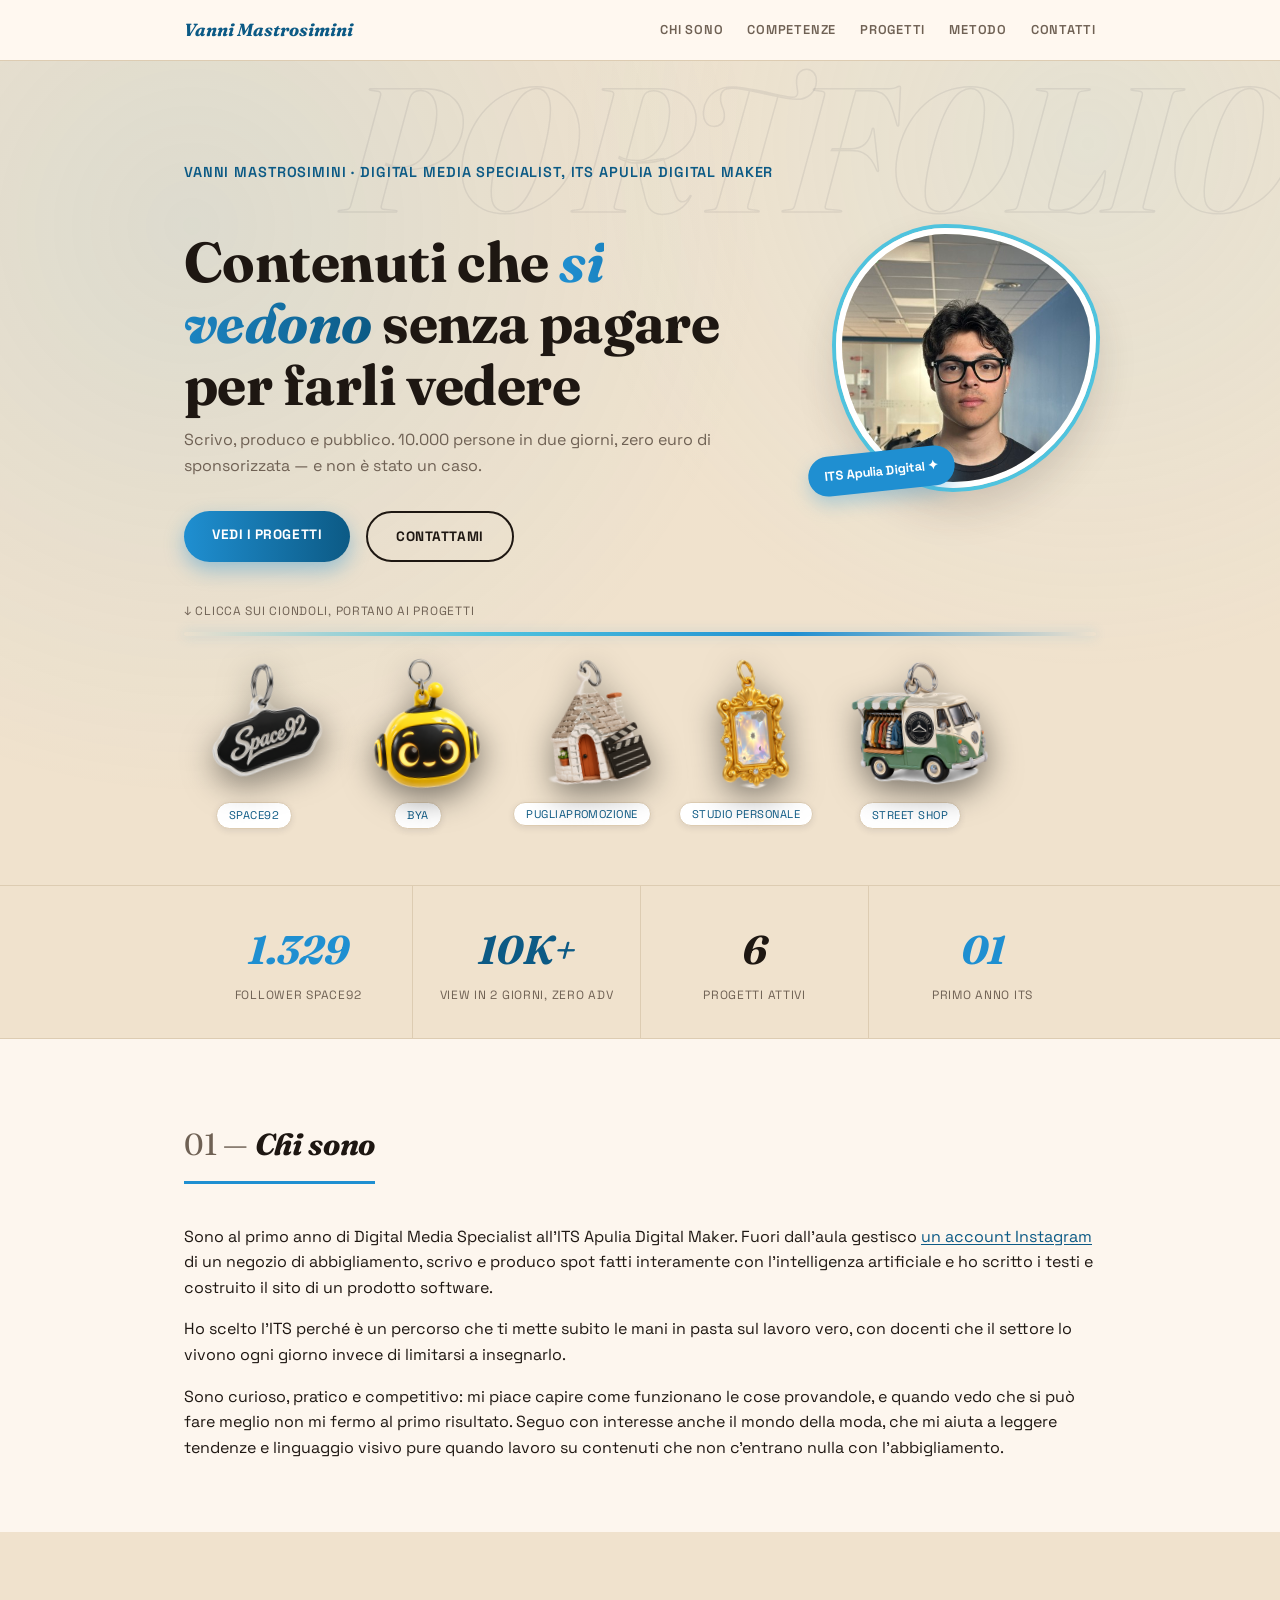
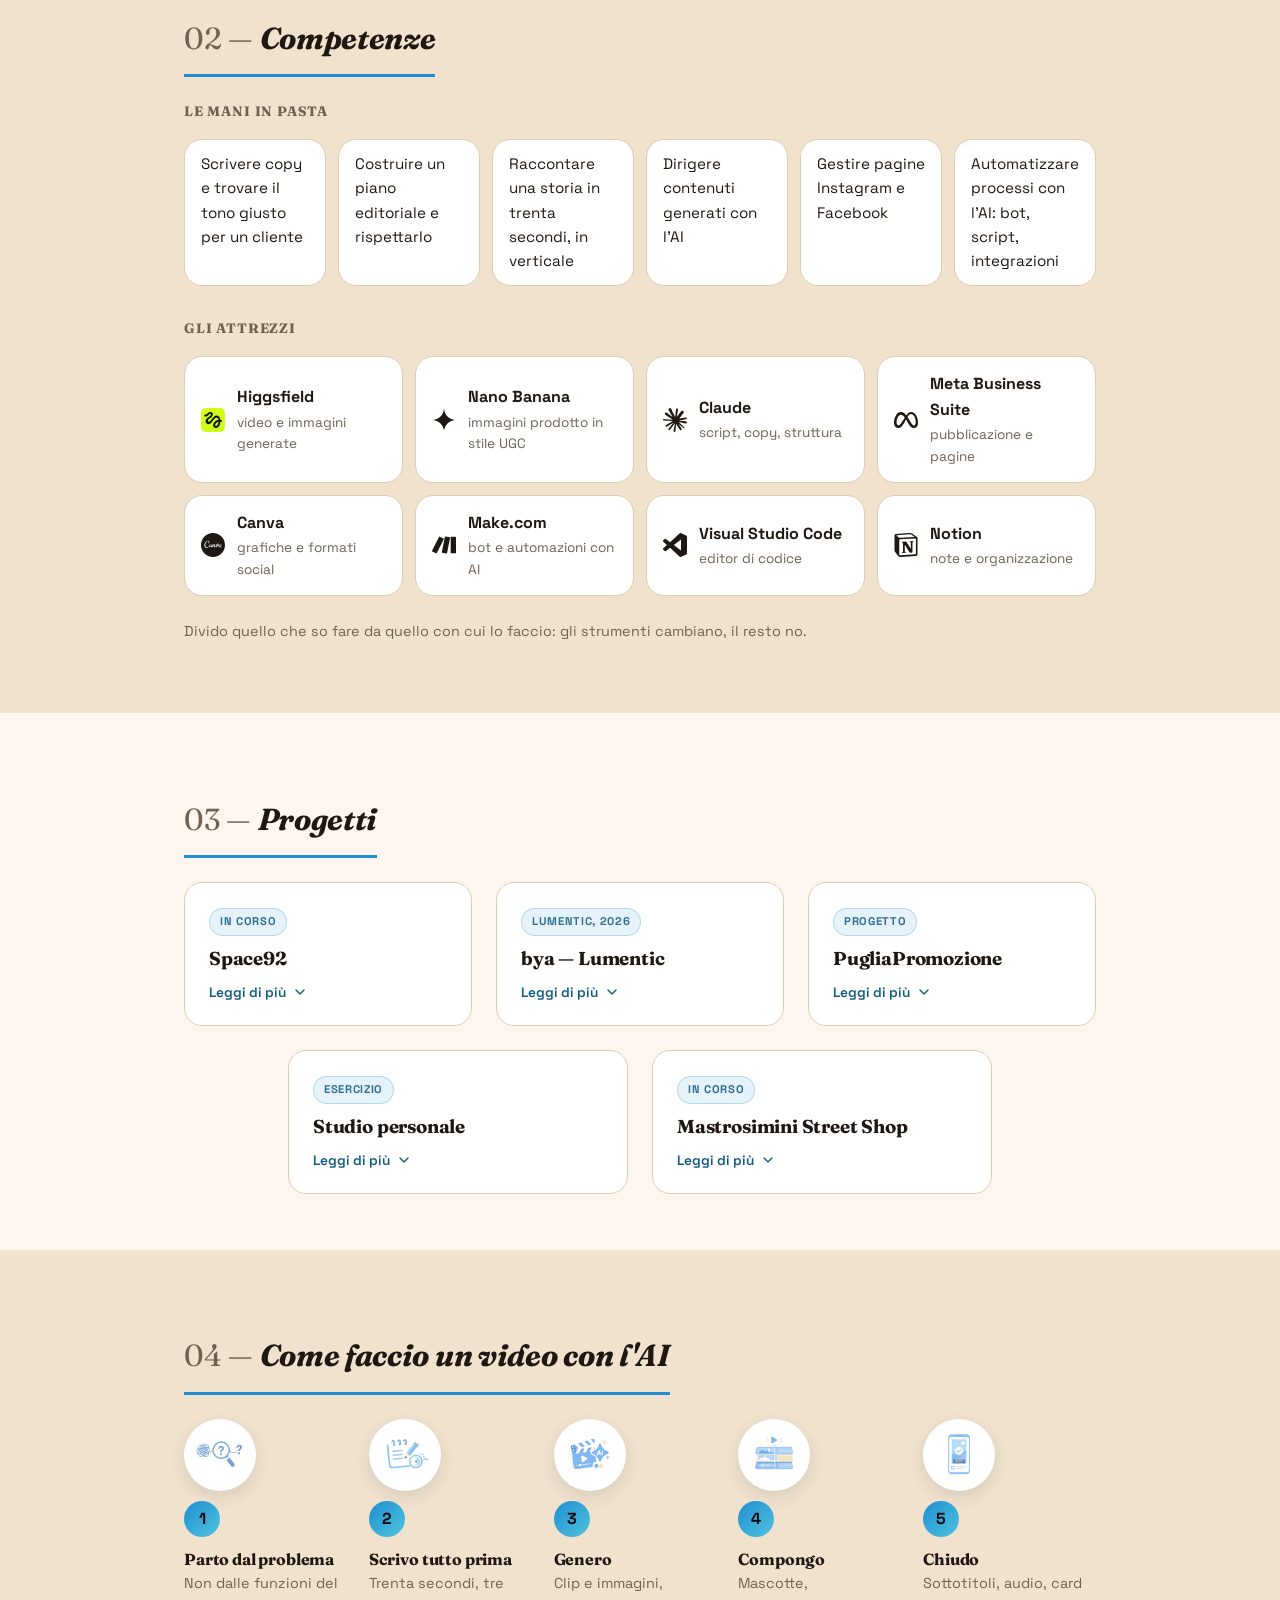
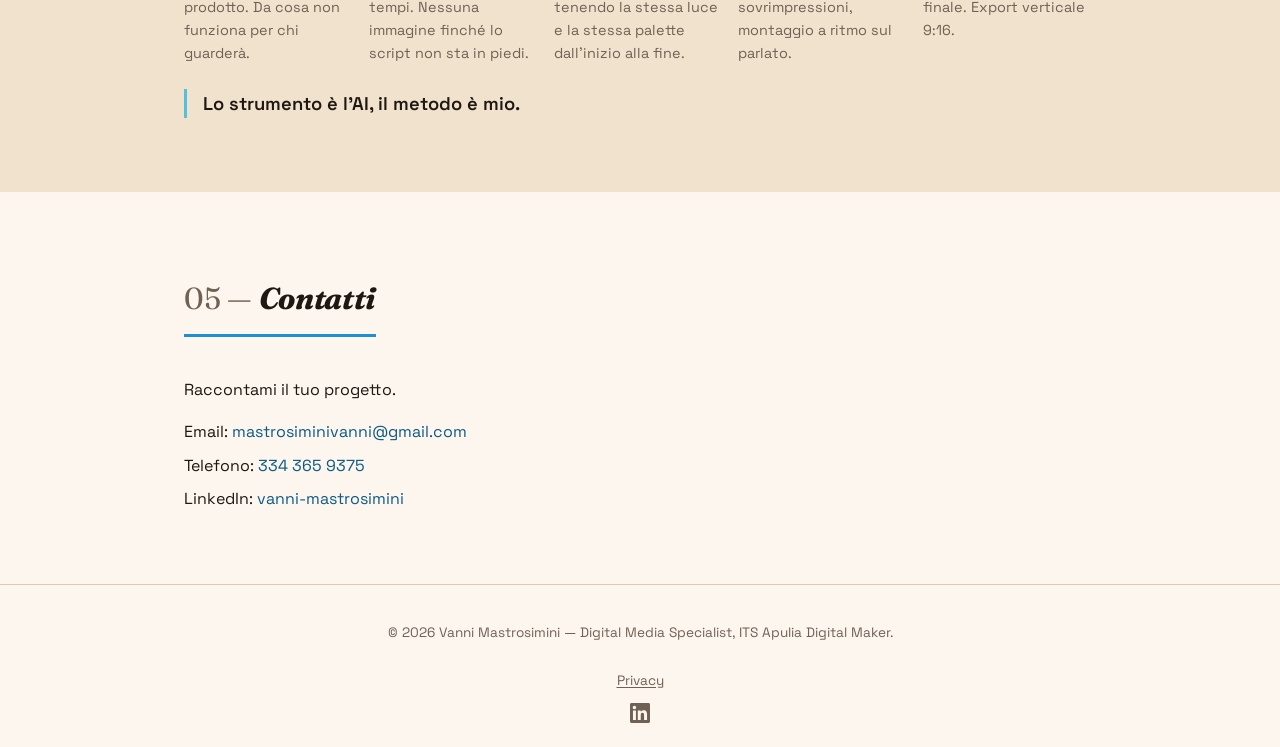
<file: index.html>
<!DOCTYPE html>
<html lang="it">
<head>
<meta charset="UTF-8">
<meta name="viewport" content="width=device-width, initial-scale=1.0">
<title>Vanni Mastrosimini — Portfolio</title>
<meta name="description" content="Portfolio di Vanni Mastrosimini, studente Digital Media Specialist all'ITS Apulia Digital Maker: gestione social, video e siti generati con l'AI, progetti reali per Space92, bya e altri.">
<link rel="preconnect" href="https://fonts.googleapis.com">
<link rel="preconnect" href="https://fonts.gstatic.com" crossorigin>
<link href="https://fonts.googleapis.com/css2?family=Fraunces:ital,opsz,wght@0,9..144,300..900;1,9..144,300..900&family=Space+Grotesk:wght@400..700&display=swap" rel="stylesheet">
<link rel="stylesheet" href="style.css">
<!-- Google tag (gtag.js) -->
<script async src="https://www.googletagmanager.com/gtag/js?id=G-VXHWEHK95K"></script>
<script>
  window.dataLayer = window.dataLayer || [];
  function gtag(){dataLayer.push(arguments);}
  gtag('js', new Date());

  gtag('config', 'G-VXHWEHK95K');
</script>
<!-- Microsoft Clarity -->
<script type="text/javascript">
    (function(c,l,a,r,i,t,y){
        c[a]=c[a]||function(){(c[a].q=c[a].q||[]).push(arguments)};
        t=l.createElement(r);t.async=1;t.src="https://www.clarity.ms/tag/"+i;
        y=l.getElementsByTagName(r)[0];y.parentNode.insertBefore(t,y);
    })(window, document, "clarity", "script", "ym7a616ijt");
</script>
</head>
<body>

<header class="navbar">
  <div class="container nav-inner">
    <span class="logo">Vanni Mastrosimini</span>
    <nav>
      <a href="#about">Chi sono</a>
      <a href="#skills">Competenze</a>
      <a href="#projects">Progetti</a>
      <a href="#method">Metodo</a>
      <a href="#contact">Contatti</a>
    </nav>
  </div>
</header>

<section class="hero">
  <div class="container hero-inner">
    <div class="hero-grid">
      <div class="hero-text">
        <p class="kicker">Vanni Mastrosimini · Digital Media Specialist, ITS Apulia Digital Maker</p>
        <h1>Contenuti che <span>si vedono</span> senza pagare per farli vedere</h1>
        <p class="lead">Scrivo, produco e pubblico. 10.000 persone in due giorni, zero euro di sponsorizzata — e non è stato un caso.</p>
        <div class="cta">
          <a href="#projects" class="btn btn-primary">Vedi i progetti</a>
          <a href="#contact" class="btn btn-outline">Contattami</a>
        </div>
      </div>
      <div class="hero-photo-wrap">
        <img src="images/photo-vanni.jpg" alt="Vanni Mastrosimini" class="hero-photo" width="560" height="420" fetchpriority="high">
        <span class="hero-badge">ITS Apulia Digital ✦</span>
      </div>
    </div>

    <div class="keyring">
      <p class="keyring-hint">↓ Clicca sui ciondoli, portano ai progetti</p>
      <div class="keyring-bar"></div>
      <div class="keyring-charms">
        <a href="https://www.instagram.com/space92_teresa/" target="_blank" rel="noopener" class="charm-link" title="Space92" style="--i:0; --amp:9deg; --dur:2.8s">
          <img src="images/keychain-space92.png" alt="Portachiavi Space92" class="keychain-charm" width="280" height="280" loading="lazy">
          <span class="charm-label">Space92</span>
        </a>
        <a href="https://www.buildyouragent.it/" target="_blank" rel="noopener" class="charm-link" title="bya — Lumentic" style="--i:1; --amp:6deg; --dur:3.4s">
          <img src="images/keychain-bya.png" alt="Portachiavi bya" class="keychain-charm" width="280" height="280" loading="lazy">
          <span class="charm-label">bya</span>
        </a>
        <button type="button" class="charm-link" title="PugliaPromozione" data-project="puglia" style="--i:2; --amp:10deg; --dur:3.0s">
          <img src="images/keychain-pugliapromozione.png" alt="Portachiavi PugliaPromozione" class="keychain-charm" width="280" height="280" loading="lazy">
          <span class="charm-label">PugliaPromozione</span>
        </button>
        <button type="button" class="charm-link" title="Studio personale" data-project="studio" style="--i:3; --amp:5deg; --dur:3.6s">
          <img src="images/keychain-studio-personale.png" alt="Portachiavi Studio personale" class="keychain-charm" width="280" height="280" loading="lazy">
          <span class="charm-label">Studio personale</span>
        </button>
        <a href="https://www.instagram.com/mastrosiministreet_shop/" target="_blank" rel="noopener" class="charm-link" title="Mastrosimini Street Shop" style="--i:4; --amp:7deg; --dur:3.8s">
          <img src="images/keychain-streetshop.png" alt="Portachiavi Mastrosimini Street Shop" class="keychain-charm" width="280" height="280" loading="lazy">
          <span class="charm-label">Street Shop</span>
        </a>
      </div>
    </div>
  </div>
</section>

<div class="modal-overlay" id="projectModal" aria-hidden="true">
  <div class="modal" role="dialog" aria-modal="true" aria-labelledby="modalTitle">
    <button type="button" class="modal-close" aria-label="Chiudi">&times;</button>
    <div class="modal-media"></div>
    <span class="tag modal-tag"></span>
    <h3 id="modalTitle"></h3>
    <p class="modal-desc"></p>
    <a class="modal-link" target="_blank" rel="noopener">Vedi il profilo ↗</a>
  </div>
</div>

<section class="stats reveal">
  <div class="container stats-grid">
    <div class="stat">
      <span class="stat-num" data-target="1353" data-format="it">0</span>
      <span class="stat-label">Follower Space92</span>
    </div>
    <div class="stat">
      <span class="stat-num" data-target="10" data-suffix="K+">0</span>
      <span class="stat-label">View in 2 giorni, zero ADV</span>
    </div>
    <div class="stat">
      <span class="stat-num" data-target="6">0</span>
      <span class="stat-label">Progetti attivi</span>
    </div>
    <div class="stat">
      <span class="stat-num" data-target="1" data-pad="2">00</span>
      <span class="stat-label">Primo anno ITS</span>
    </div>
  </div>
</section>

<section id="about" class="section reveal">
  <div class="container">
    <h2>Chi sono</h2>
    <p>Sono al primo anno di Digital Media Specialist all'ITS Apulia Digital Maker. Fuori dall'aula gestisco <a href="https://www.instagram.com/space92_teresa/" target="_blank" rel="noopener" class="inline-link">un account Instagram</a> di un negozio di abbigliamento, scrivo e produco spot fatti interamente con l'intelligenza artificiale e ho scritto i testi e costruito il sito di un prodotto software.</p>
    <p>Ho scelto l'ITS perché è un percorso che ti mette subito le mani in pasta sul lavoro vero, con docenti che il settore lo vivono ogni giorno invece di limitarsi a insegnarlo.</p>
    <p>Sono curioso, pratico e competitivo: mi piace capire come funzionano le cose provandole, e quando vedo che si può fare meglio non mi fermo al primo risultato. Seguo con interesse anche il mondo della moda, che mi aiuta a leggere tendenze e linguaggio visivo pure quando lavoro su contenuti che non c'entrano nulla con l'abbigliamento.</p>
  </div>
</section>

<section id="skills" class="section alt reveal">
  <div class="container">
    <h2>Competenze</h2>
    <h3 class="subhead">Le mani in pasta</h3>
    <ul class="skills-grid">
      <li>Scrivere copy e trovare il tono giusto per un cliente</li>
      <li>Costruire un piano editoriale e rispettarlo</li>
      <li>Raccontare una storia in trenta secondi, in verticale</li>
      <li>Dirigere contenuti generati con l'AI</li>
      <li>Gestire pagine Instagram e Facebook</li>
      <li>Automatizzare processi con l'AI: bot, script, integrazioni</li>
    </ul>
    <h3 class="subhead">Gli attrezzi</h3>
    <ul class="tools-grid">
      <li>
        <img src="images/higgsfield-icon.png" alt="Higgsfield" class="tool-icon tool-icon-logo" width="24" height="24" loading="lazy">
        <span class="tool-text"><strong>Higgsfield</strong><span>video e immagini generate</span></span>
      </li>
      <li>
        <svg class="tool-icon" aria-hidden="true" focusable="false" viewBox="0 0 24 24" xmlns="http://www.w3.org/2000/svg"><title>Google Gemini</title><path fill="currentColor" d="M11.04 19.32Q12 21.51 12 24q0-2.49.93-4.68.96-2.19 2.58-3.81t3.81-2.55Q21.51 12 24 12q-2.49 0-4.68-.93a12.3 12.3 0 0 1-3.81-2.58 12.3 12.3 0 0 1-2.58-3.81Q12 2.49 12 0q0 2.49-.96 4.68-.93 2.19-2.55 3.81a12.3 12.3 0 0 1-3.81 2.58Q2.49 12 0 12q2.49 0 4.68.96 2.19.93 3.81 2.55t2.55 3.81"/></svg>
        <span class="tool-text"><strong>Nano Banana</strong><span>immagini prodotto in stile UGC</span></span>
      </li>
      <li>
        <svg class="tool-icon" aria-hidden="true" focusable="false" viewBox="0 0 24 24" xmlns="http://www.w3.org/2000/svg"><title>Claude</title><path fill="currentColor" d="m4.7144 15.9555 4.7174-2.6471.079-.2307-.079-.1275h-.2307l-.7893-.0486-2.6956-.0729-2.3375-.0971-2.2646-.1214-.5707-.1215-.5343-.7042.0546-.3522.4797-.3218.686.0608 1.5179.1032 2.2767.1578 1.6514.0972 2.4468.255h.3886l.0546-.1579-.1336-.0971-.1032-.0972L6.973 9.8356l-2.55-1.6879-1.3356-.9714-.7225-.4918-.3643-.4614-.1578-1.0078.6557-.7225.8803.0607.2246.0607.8925.686 1.9064 1.4754 2.4893 1.8336.3643.3035.1457-.1032.0182-.0728-.164-.2733-1.3539-2.4467-1.445-2.4893-.6435-1.032-.17-.6194c-.0607-.255-.1032-.4674-.1032-.7285L6.287.1335 6.6997 0l.9957.1336.419.3642.6192 1.4147 1.0018 2.2282 1.5543 3.0296.4553.8985.2429.8318.091.255h.1579v-.1457l.1275-1.706.2368-2.0947.2307-2.6957.0789-.7589.3764-.9107.7468-.4918.5828.2793.4797.686-.0668.4433-.2853 1.8517-.5586 2.9021-.3643 1.9429h.2125l.2429-.2429.9835-1.3053 1.6514-2.0643.7286-.8196.85-.9046.5464-.4311h1.0321l.759 1.1293-.34 1.1657-1.0625 1.3478-.8804 1.1414-1.2628 1.7-.7893 1.36.0729.1093.1882-.0183 2.8535-.607 1.5421-.2794 1.8396-.3157.8318.3886.091.3946-.3278.8075-1.967.4857-2.3072.4614-3.4364.8136-.0425.0304.0486.0607 1.5482.1457.6618.0364h1.621l3.0175.2247.7892.522.4736.6376-.079.4857-1.2142.6193-1.6393-.3886-3.825-.9107-1.3113-.3279h-.1822v.1093l1.0929 1.0686 2.0035 1.8092 2.5075 2.3314.1275.5768-.3218.4554-.34-.0486-2.2039-1.6575-.85-.7468-1.9246-1.621h-.1275v.17l.4432.6496 2.3436 3.5214.1214 1.0807-.17.3521-.6071.2125-.6679-.1214-1.3721-1.9246L14.38 17.959l-1.1414-1.9428-.1397.079-.674 7.2552-.3156.3703-.7286.2793-.6071-.4614-.3218-.7468.3218-1.4753.3886-1.9246.3157-1.53.2853-1.9004.17-.6314-.0121-.0425-.1397.0182-1.4328 1.9672-2.1796 2.9446-1.7243 1.8456-.4128.164-.7164-.3704.0667-.6618.4008-.5889 2.386-3.0357 1.4389-1.882.929-1.0868-.0062-.1579h-.0546l-6.3385 4.1164-1.1293.1457-.4857-.4554.0608-.7467.2307-.2429 1.9064-1.3114Z"/></svg>
        <span class="tool-text"><strong>Claude</strong><span>script, copy, struttura</span></span>
      </li>
      <li>
        <svg class="tool-icon" aria-hidden="true" focusable="false" viewBox="0 0 24 24" xmlns="http://www.w3.org/2000/svg"><title>Meta</title><path fill="currentColor" d="M6.915 4.03c-1.968 0-3.683 1.28-4.871 3.113C.704 9.208 0 11.883 0 14.449c0 .706.07 1.369.21 1.973a6.624 6.624 0 0 0 .265.86 5.297 5.297 0 0 0 .371.761c.696 1.159 1.818 1.927 3.593 1.927 1.497 0 2.633-.671 3.965-2.444.76-1.012 1.144-1.626 2.663-4.32l.756-1.339.186-.325c.061.1.121.196.183.3l2.152 3.595c.724 1.21 1.665 2.556 2.47 3.314 1.046.987 1.992 1.22 3.06 1.22 1.075 0 1.876-.355 2.455-.843a3.743 3.743 0 0 0 .81-.973c.542-.939.861-2.127.861-3.745 0-2.72-.681-5.357-2.084-7.45-1.282-1.912-2.957-2.93-4.716-2.93-1.047 0-2.088.467-3.053 1.308-.652.57-1.257 1.29-1.82 2.05-.69-.875-1.335-1.547-1.958-2.056-1.182-.966-2.315-1.303-3.454-1.303zm10.16 2.053c1.147 0 2.188.758 2.992 1.999 1.132 1.748 1.647 4.195 1.647 6.4 0 1.548-.368 2.9-1.839 2.9-.58 0-1.027-.23-1.664-1.004-.496-.601-1.343-1.878-2.832-4.358l-.617-1.028a44.908 44.908 0 0 0-1.255-1.98c.07-.109.141-.224.211-.327 1.12-1.667 2.118-2.602 3.358-2.602zm-10.201.553c1.265 0 2.058.791 2.675 1.446.307.327.737.871 1.234 1.579l-1.02 1.566c-.757 1.163-1.882 3.017-2.837 4.338-1.191 1.649-1.81 1.817-2.486 1.817-.524 0-1.038-.237-1.383-.794-.263-.426-.464-1.13-.464-2.046 0-2.221.63-4.535 1.66-6.088.454-.687.964-1.226 1.533-1.533a2.264 2.264 0 0 1 1.088-.285z"/></svg>
        <span class="tool-text"><strong>Meta Business Suite</strong><span>pubblicazione e pagine</span></span>
      </li>
      <li>
        <svg class="tool-icon" aria-hidden="true" focusable="false" viewBox="0 0 24 24" xmlns="http://www.w3.org/2000/svg"><title>Canva</title><path fill="currentColor" d="M12 0C5.373 0 0 5.373 0 12s5.373 12 12 12 12-5.373 12-12S18.627 0 12 0zM6.962 7.68c.754 0 1.337.549 1.405 1.2.069.583-.171 1.097-.822 1.406-.343.171-.48.172-.549.069-.034-.069 0-.137.069-.206.617-.514.617-.926.548-1.508-.034-.378-.308-.618-.583-.618-1.2 0-2.914 2.674-2.674 4.629.103.754.549 1.646 1.509 1.646.308 0 .65-.103.96-.24.5-.264.799-.47 1.097-.8-.073-.885.704-2.046 1.851-2.046.515 0 .926.205.96.583.068.514-.377.582-.514.582s-.378-.034-.378-.17c-.034-.138.309-.07.275-.378-.035-.206-.24-.274-.446-.274-.72 0-1.131.994-1.029 1.611.035.275.172.549.447.549.205 0 .514-.31.617-.755.068-.308.343-.514.583-.514.102 0 .17.034.205.171v.138c-.034.137-.137.548-.102.651 0 .069.034.171.17.171.092 0 .436-.18.777-.459.117-.59.253-1.298.253-1.357.034-.24.137-.48.617-.48.103 0 .171.034.205.171v.138l-.136.617c.445-.583 1.097-.994 1.508-.994.172 0 .309.102.309.274 0 .103 0 .274-.069.446-.137.377-.309.96-.412 1.474 0 .137.035.274.207.274.171 0 .685-.206 1.096-.754l.007-.004c-.002-.068-.007-.134-.007-.202 0-.411.035-.754.104-.994.068-.274.411-.514.617-.514.103 0 .205.069.205.171 0 .035 0 .103-.034.137-.137.446-.24.857-.24 1.269 0 .24.034.582.102.788 0 .034.035.069.07.069.068 0 .548-.445.89-1.028-.308-.206-.48-.549-.48-.96 0-.72.446-1.097.858-1.097.343 0 .617.24.617.72 0 .308-.103.65-.274.96h.102a.77.77 0 0 0 .584-.24.293.293 0 0 1 .134-.117c.335-.425.83-.74 1.41-.74.48 0 .924.205.959.582.068.515-.378.618-.515.618l-.002-.002c-.138 0-.377-.035-.377-.172 0-.137.309-.068.274-.376-.034-.206-.24-.275-.446-.275-.686 0-1.13.891-1.028 1.611.034.275.171.583.445.583.206 0 .515-.308.652-.754.068-.274.343-.514.583-.514.103 0 .17.034.205.171 0 .069 0 .206-.137.652-.17.308-.171.48-.137.617.034.274.171.48.309.583.034.034.068.102.068.102 0 .069-.034.138-.137.138-.034 0-.068 0-.103-.035-.514-.205-.72-.548-.789-.891-.205.24-.445.377-.72.377-.445 0-.89-.411-.96-.926a1.609 1.609 0 0 1 .075-.649c-.203.13-.422.203-.623.203h-.17c-.447.652-.927 1.098-1.27 1.303a.896.896 0 0 1-.377.104c-.068 0-.171-.035-.205-.104-.095-.152-.156-.392-.193-.667-.481.527-1.145.805-1.453.805-.343 0-.548-.206-.582-.55v-.376c.102-.754.377-1.2.377-1.337a.074.074 0 0 0-.069-.07c-.24 0-1.028.824-1.166 1.373l-.103.445c-.068.309-.377.515-.582.515-.103 0-.172-.035-.206-.172v-.137l.046-.233c-.435.31-.87.508-1.075.508-.308 0-.48-.172-.514-.412-.206.274-.445.412-.754.412-.352 0-.696-.24-.862-.593-.244.275-.523.553-.852.764-.48.309-1.028.549-1.68.549-.582 0-1.097-.309-1.371-.583-.412-.377-.651-.96-.686-1.509-.205-1.68.823-3.84 2.4-4.8.378-.205.755-.343 1.132-.343zm9.77 3.291c-.104 0-.172.172-.172.343 0 .274.137.583.309.755a1.74 1.74 0 0 0 .102-.583c0-.343-.137-.515-.24-.515z"/></svg>
        <span class="tool-text"><strong>Canva</strong><span>grafiche e formati social</span></span>
      </li>
      <li>
        <svg class="tool-icon" aria-hidden="true" focusable="false" viewBox="0 0 24 24" xmlns="http://www.w3.org/2000/svg"><title>Make</title><path fill="currentColor" d="M13.38 3.498c-.27 0-.511.19-.566.465L9.85 18.986a.578.578 0 0 0 .453.678l4.095.826a.58.58 0 0 0 .682-.455l2.963-15.021a.578.578 0 0 0-.453-.678l-4.096-.826a.589.589 0 0 0-.113-.012zm-5.876.098a.576.576 0 0 0-.516.318L.062 17.697a.575.575 0 0 0 .256.774l3.733 1.877a.578.578 0 0 0 .775-.258l6.926-13.781a.577.577 0 0 0-.256-.776L7.762 3.658a.571.571 0 0 0-.258-.062zm11.74.115a.576.576 0 0 0-.576.576v15.426c0 .318.258.578.576.578h4.178a.58.58 0 0 0 .578-.578V4.287a.578.578 0 0 0-.578-.576Z"/></svg>
        <span class="tool-text"><strong>Make.com</strong><span>bot e automazioni con AI</span></span>
      </li>
      <li>
        <svg class="tool-icon" aria-hidden="true" focusable="false" viewBox="0 0 24 24" xmlns="http://www.w3.org/2000/svg"><title>Visual Studio Code</title><path fill="currentColor" d="M23.15 2.587L18.21.21a1.494 1.494 0 0 0-1.705.29l-9.46 8.63-4.12-3.128a.999.999 0 0 0-1.276.057L.327 7.261A1 1 0 0 0 .326 8.74L3.899 12 .326 15.26a1 1 0 0 0 .001 1.479L1.65 17.94a.999.999 0 0 0 1.276.057l4.12-3.128 9.46 8.63a1.492 1.492 0 0 0 1.704.29l4.942-2.377A1.5 1.5 0 0 0 24 20.06V3.939a1.5 1.5 0 0 0-.85-1.352zm-5.146 14.861L10.826 12l7.178-5.448v10.896z"/></svg>
        <span class="tool-text"><strong>Visual Studio Code</strong><span>editor di codice</span></span>
      </li>
      <li>
        <svg class="tool-icon" aria-hidden="true" focusable="false" viewBox="0 0 24 24" xmlns="http://www.w3.org/2000/svg"><title>Notion</title><path fill="currentColor" d="M4.459 4.208c.746.606 1.026.56 2.428.466l13.215-.793c.28 0 .047-.28-.046-.326L17.86 1.968c-.42-.326-.981-.7-2.055-.607L3.01 2.295c-.466.046-.56.28-.374.466zm.793 3.08v13.904c0 .747.373 1.027 1.214.98l14.523-.84c.841-.046.935-.56.935-1.167V6.354c0-.606-.233-.933-.748-.887l-15.177.887c-.56.047-.747.327-.747.933zm14.337.745c.093.42 0 .84-.42.888l-.7.14v10.264c-.608.327-1.168.514-1.635.514-.748 0-.935-.234-1.495-.933l-4.577-7.186v6.952L12.21 19s0 .84-1.168.84l-3.222.186c-.093-.186 0-.653.327-.746l.84-.233V9.854L7.822 9.76c-.094-.42.14-1.026.793-1.073l3.456-.233 4.764 7.279v-6.44l-1.215-.139c-.093-.514.28-.887.747-.933zM1.936 1.035l13.31-.98c1.634-.14 2.055-.047 3.082.7l4.249 2.986c.7.513.934.653.934 1.213v16.378c0 1.026-.373 1.634-1.68 1.726l-15.458.934c-.98.047-1.448-.093-1.962-.747l-3.129-4.06c-.56-.747-.793-1.306-.793-1.96V2.667c0-.839.374-1.54 1.447-1.632z"/></svg>
        <span class="tool-text"><strong>Notion</strong><span>note e organizzazione</span></span>
      </li>
    </ul>
    <p class="note">Divido quello che so fare da quello con cui lo faccio: gli strumenti cambiano, il resto no.</p>
  </div>
</section>

<section id="projects" class="section reveal">
  <div class="container">
    <h2>Progetti</h2>
    <div class="projects-grid">
      <div class="project-card" data-href="https://www.instagram.com/space92_teresa/">
        <span class="tag">in corso</span>
        <h3>Space92</h3>
        <button class="project-toggle" aria-expanded="false">
          <span>Leggi di più</span>
          <svg class="toggle-arrow" aria-hidden="true" focusable="false" viewBox="0 0 24 24" width="16" height="16" fill="none" stroke="currentColor" stroke-width="2" stroke-linecap="round" stroke-linejoin="round"><path d="M6 9l6 6 6-6"/></svg>
        </button>
        <div class="project-details">
          <p>Gestisco <a href="https://www.instagram.com/space92_teresa/" target="_blank" rel="noopener" class="inline-link">un account Instagram</a> di un negozio di abbigliamento uomo e donna, da mesi, ogni settimana: piano editoriale, foto e video, caption, pubblicazione, risposta a commenti e messaggi, storie in evidenza aggiornate a ogni collezione. 1.353 follower, negozio aperto sei giorni su sette.</p>
          <a href="https://www.instagram.com/space92_teresa/" target="_blank" rel="noopener">Vedi il profilo →</a>
        </div>
      </div>
      <div class="project-card" data-href="https://www.buildyouragent.it/">
        <span class="tag">Lumentic, 2026</span>
        <h3>bya — Lumentic</h3>
        <button class="project-toggle" aria-expanded="false">
          <span>Leggi di più</span>
          <svg class="toggle-arrow" aria-hidden="true" focusable="false" viewBox="0 0 24 24" width="16" height="16" fill="none" stroke="currentColor" stroke-width="2" stroke-linecap="round" stroke-linejoin="round"><path d="M6 9l6 6 6-6"/></svg>
        </button>
        <div class="project-details">
          <p>Quattro spot generati con l'AI e il sito completo di un prodotto software (un agente che risponde ai messaggi, prende prenotazioni, manda promemoria). Ho scritto le quattro storie di settore, prodotto i video e curato i testi del sito in italiano e inglese.</p>
          <a href="https://www.buildyouragent.it/" target="_blank" rel="noopener">Vedi il sito →</a>
        </div>
      </div>
      <div class="project-card" data-project="puglia">
        <span class="tag">progetto</span>
        <h3>PugliaPromozione</h3>
        <button class="project-toggle" aria-expanded="false">
          <span>Leggi di più</span>
          <svg class="toggle-arrow" aria-hidden="true" focusable="false" viewBox="0 0 24 24" width="16" height="16" fill="none" stroke="currentColor" stroke-width="2" stroke-linecap="round" stroke-linejoin="round"><path d="M6 9l6 6 6-6"/></svg>
        </button>
        <div class="project-details has-media">
          <video src="images/puglia.mp4" controls preload="none" class="project-video"></video>
          <p>Un video generato interamente con l'AI dove la vera difficoltà non era generare, ma non farsi riconoscere: niente effetti, niente inquadrature impossibili, solo quello che una troupe avrebbe potuto girare davvero. Sottotitoli in italiano e inglese.</p>
        </div>
      </div>
      <div class="project-card" data-project="studio">
        <span class="tag">esercizio</span>
        <h3>Studio personale</h3>
        <button class="project-toggle" aria-expanded="false">
          <span>Leggi di più</span>
          <svg class="toggle-arrow" aria-hidden="true" focusable="false" viewBox="0 0 24 24" width="16" height="16" fill="none" stroke="currentColor" stroke-width="2" stroke-linecap="round" stroke-linejoin="round"><path d="M6 9l6 6 6-6"/></svg>
        </button>
        <div class="project-details has-media">
          <video src="images/studio-personale.mp4" controls preload="none" class="project-video"></video>
          <p>Nessun cliente, nessuna consegna: volevo capire dove l'AI si rompe, e ho scelto il terreno più difficile — un immaginario di fascia alta, sala da ballo, oro, cristallo, un solo soggetto da tenere coerente inquadratura dopo inquadratura.</p>
        </div>
      </div>
      <div class="project-card" data-href="https://www.instagram.com/mastrosiministreet_shop/">
        <span class="tag">in corso</span>
        <h3>Mastrosimini Street Shop</h3>
        <button class="project-toggle" aria-expanded="false">
          <span>Leggi di più</span>
          <svg class="toggle-arrow" aria-hidden="true" focusable="false" viewBox="0 0 24 24" width="16" height="16" fill="none" stroke="currentColor" stroke-width="2" stroke-linecap="round" stroke-linejoin="round"><path d="M6 9l6 6 6-6"/></svg>
        </button>
        <div class="project-details">
          <p>Gestisco <a href="https://www.instagram.com/mastrosiministreet_shop/" target="_blank" rel="noopener" class="inline-link">l'account Instagram</a> dell'attività di mio padre: abbigliamento uomo venduto da un furgone che gira i mercati settimanali di sei paesi. Lanciato con due reel, oltre 10.000 visualizzazioni in due giorni, zero euro di sponsorizzata.</p>
          <a href="https://www.instagram.com/mastrosiministreet_shop/" target="_blank" rel="noopener">Vedi il profilo →</a>
        </div>
      </div>
    </div>
  </div>
</section>

<section id="method" class="section alt reveal">
  <div class="container">
    <h2>Come faccio un video con l'AI</h2>
    <div class="method-steps">
      <div class="method-step">
        <img src="images/method-1-problema.png" alt="" class="method-icon" width="160" height="160" loading="lazy">
        <span class="step-num">1</span>
        <div>
          <h3>Parto dal problema</h3>
          <p>Non dalle funzioni del prodotto. Da cosa non funziona per chi guarderà.</p>
        </div>
      </div>
      <div class="method-step">
        <img src="images/method-2-scrittura.png" alt="" class="method-icon" width="160" height="160" loading="lazy">
        <span class="step-num">2</span>
        <div>
          <h3>Scrivo tutto prima</h3>
          <p>Trenta secondi, tre tempi. Nessuna immagine finché lo script non sta in piedi.</p>
        </div>
      </div>
      <div class="method-step">
        <img src="images/method-3-genero.png" alt="" class="method-icon" width="160" height="160" loading="lazy">
        <span class="step-num">3</span>
        <div>
          <h3>Genero</h3>
          <p>Clip e immagini, tenendo la stessa luce e la stessa palette dall'inizio alla fine.</p>
        </div>
      </div>
      <div class="method-step">
        <img src="images/method-4-compongo.png" alt="" class="method-icon" width="160" height="160" loading="lazy">
        <span class="step-num">4</span>
        <div>
          <h3>Compongo</h3>
          <p>Mascotte, sovrimpressioni, montaggio a ritmo sul parlato.</p>
        </div>
      </div>
      <div class="method-step">
        <img src="images/method-5-chiudo.png" alt="" class="method-icon" width="160" height="160" loading="lazy">
        <span class="step-num">5</span>
        <div>
          <h3>Chiudo</h3>
          <p>Sottotitoli, audio, card finale. Export verticale 9:16.</p>
        </div>
      </div>
    </div>
    <p class="highlight">Lo strumento è l'AI, il metodo è mio.</p>
  </div>
</section>

<section id="contact" class="section reveal">
  <div class="container">
    <h2>Contatti</h2>
    <p>Raccontami il tuo progetto.</p>
    <ul class="contact-list">
      <li>Email: <a href="mailto:mastrosiminivanni@gmail.com">mastrosiminivanni@gmail.com</a></li>
      <li>Telefono: <a href="tel:+393343659375">334 365 9375</a></li>
      <li>LinkedIn: <a href="https://www.linkedin.com/in/vanni-mastrosimini" target="_blank" rel="noopener">vanni-mastrosimini</a></li>
    </ul>
  </div>
</section>

<footer>
  <div class="container footer-inner">
    <p>&copy; 2026 Vanni Mastrosimini — Digital Media Specialist, ITS Apulia Digital Maker.</p>
    <a href="privacy.html" class="footer-link">Privacy</a>
    <a href="https://www.linkedin.com/in/vanni-mastrosimini" target="_blank" rel="noopener" class="footer-social" aria-label="Profilo LinkedIn di Vanni Mastrosimini">
      <svg viewBox="0 0 24 24" width="20" height="20" aria-hidden="true" focusable="false" xmlns="http://www.w3.org/2000/svg"><title>LinkedIn</title><path fill="currentColor" d="M20.447 20.452h-3.554v-5.569c0-1.328-.027-3.037-1.852-3.037-1.853 0-2.136 1.445-2.136 2.939v5.667H9.351V9h3.414v1.561h.046c.477-.9 1.637-1.85 3.37-1.85 3.601 0 4.267 2.37 4.267 5.455v6.286zM5.337 7.433c-1.144 0-2.063-.926-2.063-2.065 0-1.138.92-2.063 2.063-2.063 1.14 0 2.064.925 2.064 2.063 0 1.139-.925 2.065-2.064 2.065zm1.782 13.019H3.555V9h3.564v11.452zM22.225 0H1.771C.792 0 0 .774 0 1.729v20.542C0 23.227.792 24 1.771 24h20.451C23.2 24 24 23.227 24 22.271V1.729C24 .774 23.2 0 22.222 0h.003z"/></svg>
    </a>
  </div>
</footer>

<script>
var allProjectToggles = document.querySelectorAll('.project-toggle');

function closeProjectCard(otherBtn) {
  var otherCard = otherBtn.closest('.project-card');
  var otherDetails = otherCard.querySelector('.project-details');
  otherBtn.setAttribute('aria-expanded', 'false');
  otherCard.classList.remove('open');
  otherBtn.querySelector('span').textContent = 'Leggi di più';
  otherDetails.style.maxHeight = '0px';
}

allProjectToggles.forEach(function (btn) {
  var card = btn.closest('.project-card');
  var details = card.querySelector('.project-details');

  btn.addEventListener('click', function () {
    var expanded = btn.getAttribute('aria-expanded') === 'true';

    if (!expanded) {
      allProjectToggles.forEach(function (otherBtn) {
        if (otherBtn !== btn && otherBtn.getAttribute('aria-expanded') === 'true') {
          closeProjectCard(otherBtn);
        }
      });
    }

    btn.setAttribute('aria-expanded', String(!expanded));
    card.classList.toggle('open', !expanded);
    btn.querySelector('span').textContent = expanded ? 'Leggi di più' : 'Mostra meno';
    details.style.maxHeight = expanded ? '0px' : details.scrollHeight + 'px';
  });

  var video = details.querySelector('video');
  if (video) {
    video.addEventListener('loadedmetadata', function () {
      if (btn.getAttribute('aria-expanded') === 'true') {
        details.style.maxHeight = details.scrollHeight + 'px';
      }
    });
  }
});

document.querySelectorAll('.project-card').forEach(function (card) {
  var maxTilt = 8;

  card.addEventListener('mousemove', function (e) {
    var rect = card.getBoundingClientRect();
    var x = (e.clientX - rect.left) / rect.width;
    var y = (e.clientY - rect.top) / rect.height;
    var rotateY = (x - 0.5) * maxTilt * 2;
    var rotateX = (0.5 - y) * maxTilt * 2;
    card.style.transform = 'perspective(1000px) rotateX(' + rotateX + 'deg) rotateY(' + rotateY + 'deg) translateZ(4px)';
  });

  card.addEventListener('mouseleave', function () {
    card.style.transform = 'perspective(1000px) rotateX(0) rotateY(0) translateZ(0)';
  });
});

document.querySelectorAll('.project-card[data-href], .project-card[data-project]').forEach(function (card) {
  card.classList.add('clickable-card');
  card.addEventListener('click', function (e) {
    if (e.target.closest('.project-toggle') || e.target.closest('a')) return;
    if (card.dataset.href) {
      window.open(card.dataset.href, '_blank', 'noopener');
    } else if (card.dataset.project) {
      openModal(card.dataset.project);
    }
  });
});

var revealObserver = new IntersectionObserver(function (entries) {
  entries.forEach(function (entry) {
    if (entry.isIntersecting) {
      entry.target.classList.add('is-visible');
      revealObserver.unobserve(entry.target);
    }
  });
}, { threshold: 0.15, rootMargin: '0px 0px -80px 0px' });

document.querySelectorAll('.reveal').forEach(function (el) {
  revealObserver.observe(el);
});

var keyringBar = document.querySelector('.keyring-bar');
var keyringCharms = document.querySelector('.keyring-charms');

function sizeKeyringBar() {
  if (keyringBar && keyringCharms) {
    keyringBar.style.width = keyringCharms.getBoundingClientRect().width + 'px';
  }
}

sizeKeyringBar();
window.addEventListener('resize', sizeKeyringBar);
window.addEventListener('load', sizeKeyringBar);

function formatStatValue(value, el) {
  var pad = el.getAttribute('data-pad');
  var format = el.getAttribute('data-format');
  var suffix = el.getAttribute('data-suffix') || '';
  var text = String(value);
  if (pad) text = text.padStart(Number(pad), '0');
  if (format === 'it') text = value.toLocaleString('it-IT');
  return text + suffix;
}

function animateStat(el) {
  var target = Number(el.getAttribute('data-target'));
  var duration = 1400;
  var start = null;

  function step(timestamp) {
    if (start === null) start = timestamp;
    var progress = Math.min((timestamp - start) / duration, 1);
    var eased = 1 - Math.pow(1 - progress, 3);
    var current = Math.round(eased * target);
    el.textContent = formatStatValue(current, el);
    if (progress < 1) {
      requestAnimationFrame(step);
    }
  }

  requestAnimationFrame(step);
}

var statsObserver = new IntersectionObserver(function (entries) {
  entries.forEach(function (entry) {
    if (entry.isIntersecting) {
      entry.target.querySelectorAll('.stat-num[data-target]').forEach(animateStat);
      statsObserver.unobserve(entry.target);
    }
  });
}, { threshold: 0.4 });

var statsSection = document.querySelector('.stats');
if (statsSection) statsObserver.observe(statsSection);

var projectData = {
  space92: {
    tag: 'in corso',
    title: 'Space92',
    desc: "Gestisco l'Instagram di un negozio di abbigliamento uomo e donna, da mesi, ogni settimana: piano editoriale, foto e video, caption, pubblicazione, risposta a commenti e messaggi. 1.353 follower, aperto sei giorni su sette.",
    media: '<img src="images/space92-avatar.jpg" alt="Space92">',
    link: 'https://www.instagram.com/space92_teresa/',
    linkLabel: 'Vedi il profilo ↗'
  },
  bya: {
    tag: 'Lumentic, 2026',
    title: 'bya — Lumentic',
    desc: "Quattro spot generati con l'AI e il sito completo di bya, un agente che risponde ai messaggi, prende prenotazioni e manda promemoria. Ho scritto le quattro storie di settore, prodotto i video e curato i testi del sito in italiano e inglese.",
    media: '<img src="images/bya-og.png" alt="bya">',
    link: 'https://www.buildyouragent.it/',
    linkLabel: 'Vedi il sito ↗'
  },
  puglia: {
    tag: 'progetto',
    title: 'PugliaPromozione',
    desc: "Un video generato interamente con l'AI dove la vera difficoltà non era generare, ma non farsi riconoscere: niente effetti, niente inquadrature impossibili, solo quello che una troupe avrebbe potuto girare davvero.",
    media: '<video src="images/puglia.mp4" controls preload="none"></video>',
    link: '',
    linkLabel: ''
  },
  studio: {
    tag: 'esercizio',
    title: 'Studio personale',
    desc: "Nessun cliente, nessuna consegna: volevo capire dove l'AI si rompe, e ho scelto il terreno più difficile — sala da ballo, oro, cristallo, un solo soggetto da tenere coerente inquadratura dopo inquadratura.",
    media: '<video src="images/studio-personale.mp4" controls preload="none"></video>',
    link: '',
    linkLabel: ''
  },
  streetshop: {
    tag: 'in corso',
    title: 'Mastrosimini Street Shop',
    desc: "Il profilo Instagram dell'attività di mio padre: abbigliamento uomo venduto da un furgone che gira i mercati settimanali di sei paesi. Lanciato con due reel, oltre 10.000 visualizzazioni in due giorni, zero euro di sponsorizzata.",
    media: '<img src="images/streetshop-avatar.jpg" alt="Mastrosimini Street Shop">',
    link: 'https://www.instagram.com/mastrosiministreet_shop/',
    linkLabel: 'Vedi il profilo ↗'
  }
};

var modal = document.getElementById('projectModal');
var modalMedia = modal.querySelector('.modal-media');
var modalTag = modal.querySelector('.modal-tag');
var modalTitle = modal.querySelector('#modalTitle');
var modalDesc = modal.querySelector('.modal-desc');
var modalLink = modal.querySelector('.modal-link');

function openModal(key) {
  var data = projectData[key];
  if (!data) return;
  modalMedia.innerHTML = data.media;
  modalTag.textContent = data.tag;
  modalTitle.textContent = data.title;
  modalDesc.textContent = data.desc;
  if (data.link) {
    modalLink.href = data.link;
    modalLink.textContent = data.linkLabel;
    modalLink.style.display = 'inline-block';
  } else {
    modalLink.style.display = 'none';
  }
  modal.classList.add('open');
  modal.setAttribute('aria-hidden', 'false');
  document.body.style.overflow = 'hidden';
}

function closeModal() {
  modal.classList.remove('open');
  modal.setAttribute('aria-hidden', 'true');
  document.body.style.overflow = '';
  modalMedia.innerHTML = '';
}

document.querySelectorAll('.charm-link[data-project]').forEach(function (btn) {
  btn.addEventListener('click', function () {
    openModal(btn.getAttribute('data-project'));
  });
});

modal.querySelector('.modal-close').addEventListener('click', closeModal);

modal.addEventListener('click', function (e) {
  if (e.target === modal) closeModal();
});

document.addEventListener('keydown', function (e) {
  if (e.key === 'Escape' && modal.classList.contains('open')) closeModal();
});
</script>

</body>
</html>
</file>
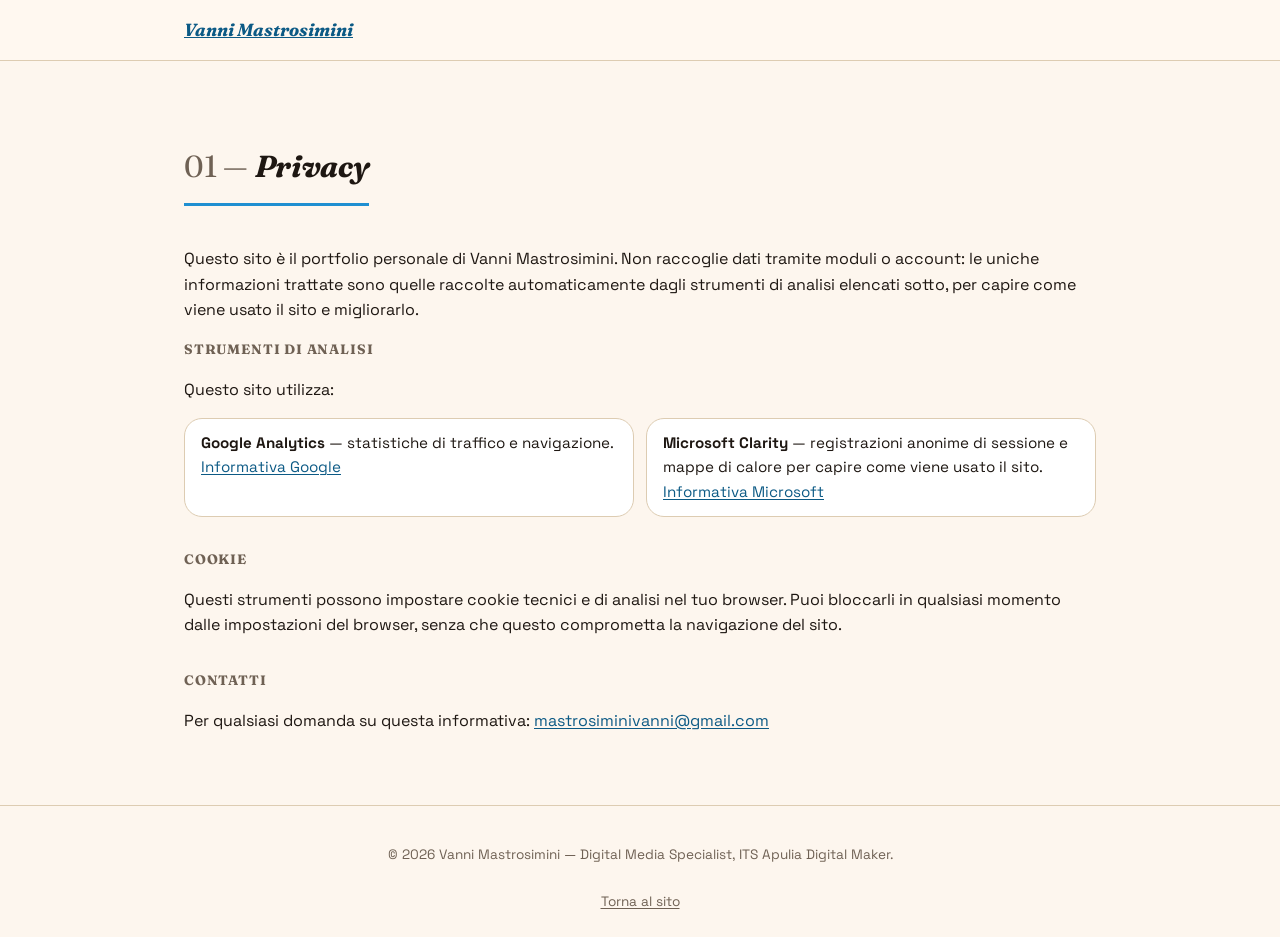
<file: privacy.html>
<!DOCTYPE html>
<html lang="it">
<head>
<meta charset="UTF-8">
<meta name="viewport" content="width=device-width, initial-scale=1.0">
<title>Privacy — Vanni Mastrosimini</title>
<meta name="description" content="Informativa privacy del portfolio di Vanni Mastrosimini.">
<link rel="preconnect" href="https://fonts.googleapis.com">
<link rel="preconnect" href="https://fonts.gstatic.com" crossorigin>
<link href="https://fonts.googleapis.com/css2?family=Fraunces:ital,opsz,wght@0,9..144,300..900;1,9..144,300..900&family=Space+Grotesk:wght@400..700&display=swap" rel="stylesheet">
<link rel="stylesheet" href="style.css">
<!-- Google tag (gtag.js) -->
<script async src="https://www.googletagmanager.com/gtag/js?id=G-VXHWEHK95K"></script>
<script>
  window.dataLayer = window.dataLayer || [];
  function gtag(){dataLayer.push(arguments);}
  gtag('js', new Date());

  gtag('config', 'G-VXHWEHK95K');
</script>
<!-- Microsoft Clarity -->
<script type="text/javascript">
    (function(c,l,a,r,i,t,y){
        c[a]=c[a]||function(){(c[a].q=c[a].q||[]).push(arguments)};
        t=l.createElement(r);t.async=1;t.src="https://www.clarity.ms/tag/"+i;
        y=l.getElementsByTagName(r)[0];y.parentNode.insertBefore(t,y);
    })(window, document, "clarity", "script", "ym7a616ijt");
</script>
</head>
<body>

<header class="navbar">
  <div class="container nav-inner">
    <a href="index.html" class="logo">Vanni Mastrosimini</a>
  </div>
</header>

<section class="section">
  <div class="container">
    <h2>Privacy</h2>
    <p>Questo sito è il portfolio personale di Vanni Mastrosimini. Non raccoglie dati tramite moduli o account: le uniche informazioni trattate sono quelle raccolte automaticamente dagli strumenti di analisi elencati sotto, per capire come viene usato il sito e migliorarlo.</p>

    <h3 class="subhead">Strumenti di analisi</h3>
    <p>Questo sito utilizza:</p>
    <ul class="skills-grid">
      <li><strong>Google Analytics</strong> — statistiche di traffico e navigazione. <a href="https://policies.google.com/privacy" target="_blank" rel="noopener" class="inline-link">Informativa Google</a></li>
      <li><strong>Microsoft Clarity</strong> — registrazioni anonime di sessione e mappe di calore per capire come viene usato il sito. <a href="https://privacy.microsoft.com/it-it/privacystatement" target="_blank" rel="noopener" class="inline-link">Informativa Microsoft</a></li>
    </ul>

    <h3 class="subhead">Cookie</h3>
    <p>Questi strumenti possono impostare cookie tecnici e di analisi nel tuo browser. Puoi bloccarli in qualsiasi momento dalle impostazioni del browser, senza che questo comprometta la navigazione del sito.</p>

    <h3 class="subhead">Contatti</h3>
    <p>Per qualsiasi domanda su questa informativa: <a href="mailto:mastrosiminivanni@gmail.com" class="inline-link">mastrosiminivanni@gmail.com</a></p>
  </div>
</section>

<footer>
  <div class="container footer-inner">
    <p>&copy; 2026 Vanni Mastrosimini — Digital Media Specialist, ITS Apulia Digital Maker.</p>
    <a href="index.html" class="footer-link">Torna al sito</a>
  </div>
</footer>

</body>
</html>
</file>
<file: style.css>
:root {
  --bg: #fdf6ee;
  --bg-alt: #f0e2cd;
  --card: #ffffff;
  --text: #1e1712;
  --text-muted: #6f6154;
  --accent: #1f8fd1;
  --accent-2: #4fc3de;
  --accent-3: #0c5a85;
  --accent-4: #bfe6f5;
  --border: #ddccb2;
  --radius: 18px;
  --max-width: 960px;
}

* { box-sizing: border-box; }

html {
  scroll-behavior: smooth;
}

body {
  margin: 0;
  font-family: "Space Grotesk", -apple-system, BlinkMacSystemFont, Roboto, sans-serif;
  color: var(--text);
  background: var(--bg);
  line-height: 1.6;
  counter-reset: section;
}

.reveal {
  opacity: 0;
  transform: translateY(36px);
  transition: opacity 0.9s cubic-bezier(.16, 1, .3, 1), transform 0.9s cubic-bezier(.16, 1, .3, 1);
}

.reveal.is-visible {
  opacity: 1;
  transform: translateY(0);
}

@media (prefers-reduced-motion: reduce) {
  html { scroll-behavior: auto; }
  .reveal { opacity: 1; transform: none; transition: none; }
}

h1, h2, h3 {
  font-family: "Fraunces", Georgia, serif;
  font-weight: 700;
  letter-spacing: -0.01em;
}

.container {
  max-width: var(--max-width);
  margin: 0 auto;
  padding: 0 24px;
}

/* Navbar */
.navbar {
  border-bottom: 1px solid var(--border);
  position: sticky;
  top: 0;
  background: rgba(255, 248, 240, 0.85);
  backdrop-filter: blur(8px);
  z-index: 10;
}

.nav-inner {
  display: flex;
  justify-content: space-between;
  align-items: center;
  gap: 16px;
  padding: 16px 24px;
}

nav {
  display: flex;
  overflow-x: auto;
  scrollbar-width: none;
}

nav::-webkit-scrollbar {
  display: none;
}

.logo {
  font-family: "Fraunces", Georgia, serif;
  font-style: italic;
  font-weight: 700;
  font-size: 1.1rem;
  color: var(--accent-3);
}

nav a {
  margin-left: 24px;
  flex-shrink: 0;
  white-space: nowrap;
  color: var(--text-muted);
  text-decoration: none;
  font-size: 0.8rem;
  text-transform: uppercase;
  letter-spacing: 0.06em;
  font-weight: 600;
  transition: color 0.2s;
}

nav a:hover {
  color: var(--accent-3);
}

.hero-grid {
  display: grid;
  grid-template-columns: 1fr auto;
  align-items: center;
  gap: 40px;
}

.hero-photo-wrap {
  position: relative;
  justify-self: center;
}

.hero-photo {
  width: 260px;
  height: 260px;
  border-radius: 42% 58% 55% 45% / 45% 42% 58% 55%;
  object-fit: cover;
  object-position: center 25%;
  border: 6px solid var(--card);
  box-shadow: 0 0 0 4px var(--accent-2), 0 20px 40px rgba(58, 47, 42, 0.18);
}

.hero-badge {
  position: absolute;
  bottom: 4px;
  left: -28px;
  background: var(--accent);
  color: var(--card);
  font-family: "Space Grotesk", sans-serif;
  font-weight: 700;
  font-size: 0.8rem;
  padding: 10px 16px;
  border-radius: 999px;
  box-shadow: 0 8px 18px rgba(79, 168, 216, 0.4);
  transform: rotate(-6deg);
  white-space: nowrap;
}

@media (max-width: 720px) {
  .hero-grid {
    grid-template-columns: 1fr;
    text-align: center;
  }
  .hero-photo-wrap { justify-self: center; }
  .hero-text { text-align: left; }
}

@media (max-width: 480px) {
  .hero-photo { width: 180px; height: 180px; }
  .hero-badge { left: -8px; font-size: 0.7rem; padding: 8px 12px; }
  .cta { flex-direction: column; }
  .btn { text-align: center; }
}

/* Hero */
.hero {
  padding: 100px 0 56px;
  text-align: left;
  border-bottom: 1px solid var(--border);
  background:
    radial-gradient(circle at 15% 20%, rgba(79, 168, 216, 0.12), transparent 45%),
    radial-gradient(circle at 85% 10%, rgba(168, 220, 237, 0.16), transparent 40%),
    var(--bg-alt);
  position: relative;
  overflow: hidden;
}

.hero::before {
  content: "PORTFOLIO";
  position: absolute;
  top: -0.3em;
  right: -0.05em;
  font-family: "Fraunces", Georgia, serif;
  font-size: clamp(4rem, 14vw, 11rem);
  font-weight: 700;
  font-style: italic;
  letter-spacing: -0.02em;
  color: transparent;
  -webkit-text-stroke: 1.5px rgba(43, 38, 64, 0.08);
  white-space: nowrap;
  pointer-events: none;
  z-index: 0;
}

.hero-inner {
  position: relative;
  z-index: 1;
}

.hero h1 {
  font-size: 3.5rem;
  line-height: 1.1;
  margin-bottom: 12px;
}

.hero h1 span {
  font-style: italic;
  background: linear-gradient(90deg, var(--accent), var(--accent-3));
  -webkit-background-clip: text;
  background-clip: text;
  color: transparent;
}

.kicker {
  font-size: 0.9rem;
  color: var(--accent-3);
  margin: 0 0 12px;
  text-transform: uppercase;
  letter-spacing: 0.06em;
  font-weight: 600;
}

.lead {
  max-width: 560px;
  margin: 0 0 32px;
  color: var(--text-muted);
}

.cta {
  display: flex;
  gap: 16px;
  justify-content: flex-start;
}

.btn {
  padding: 13px 28px;
  border-radius: 999px;
  text-decoration: none;
  font-weight: 700;
  text-transform: uppercase;
  font-size: 0.85rem;
  letter-spacing: 0.04em;
  transition: transform 0.2s, box-shadow 0.2s;
}

.btn:hover { transform: translateY(-2px); }

.btn-primary {
  background: linear-gradient(90deg, var(--accent), var(--accent-3));
  color: #ffffff;
  box-shadow: 0 8px 20px rgba(31, 143, 209, 0.4);
}

.btn-primary:hover {
  box-shadow: 0 10px 26px rgba(31, 143, 209, 0.55);
}

.btn-outline {
  border: 2px solid var(--text);
  color: var(--text);
}

.btn-outline:hover {
  background: var(--text);
  color: var(--bg);
}

/* Stats */
.stats {
  border-bottom: 1px solid var(--border);
  background: var(--bg-alt);
}

.stats-grid {
  display: grid;
  grid-template-columns: repeat(auto-fit, minmax(160px, 1fr));
}

.stat {
  padding: 32px 24px;
  text-align: center;
  border-left: 1px solid var(--border);
}

.stat:first-child { border-left: none; }

@media (max-width: 600px) {
  .stat { border-left: none; border-top: 1px solid var(--border); }
  .stat:first-child { border-top: none; }
}

.stat-num {
  display: block;
  font-family: "Fraunces", Georgia, serif;
  font-size: 2.5rem;
  font-weight: 700;
  font-style: italic;
}

.stat:nth-child(1) .stat-num { color: var(--accent); }
.stat:nth-child(2) .stat-num { color: var(--accent-3); }
.stat:nth-child(3) .stat-num { color: var(--text); }
.stat:nth-child(4) .stat-num { color: var(--accent); }

.stat-label {
  display: block;
  font-size: 0.75rem;
  text-transform: uppercase;
  letter-spacing: 0.06em;
  color: var(--text-muted);
  margin-top: 4px;
}

/* Sections */
.section {
  padding: 56px 0;
  counter-increment: section;
}

.section.alt { background: var(--bg-alt); }

.section h2 {
  font-size: 1.9rem;
  font-style: italic;
  margin-bottom: 24px;
  padding-bottom: 12px;
  border-bottom: 3px solid var(--accent);
  display: inline-block;
}

.section h2::before {
  content: "0" counter(section) " — ";
  font-style: normal;
  color: var(--text-muted);
  font-weight: 400;
}

/* Skills */
.skills-grid {
  display: grid;
  grid-template-columns: repeat(auto-fit, minmax(140px, 1fr));
  gap: 12px;
  list-style: none;
  padding: 0;
}

.skills-grid li {
  background: var(--card);
  border: 1px solid var(--border);
  border-radius: var(--radius);
  padding: 12px 16px;
  text-align: left;
  font-size: 0.95rem;
  transition: border-color 0.2s, transform 0.2s;
}

.skills-grid li:hover {
  border-color: var(--accent-2);
  transform: translateY(-2px);
}

/* About */
.inline-link {
  color: var(--accent-3);
  text-decoration: underline;
  text-underline-offset: 2px;
}

.inline-link:hover {
  color: var(--accent);
}

.highlight {
  font-size: 1.15rem;
  font-weight: 600;
  color: var(--text);
  border-left: 3px solid var(--accent-2);
  padding-left: 16px;
  margin-top: 24px;
}

/* Skills */
.subhead {
  font-size: 0.85rem;
  text-transform: uppercase;
  letter-spacing: 0.06em;
  font-weight: 700;
  color: var(--text-muted);
  margin: 32px 0 16px;
}

.subhead:first-of-type { margin-top: 0; }

.note {
  color: var(--text-muted);
  font-size: 0.9rem;
  margin-top: 24px;
}

.tools-grid {
  display: grid;
  grid-template-columns: repeat(auto-fit, minmax(180px, 1fr));
  gap: 12px;
  list-style: none;
  padding: 0;
}

.tools-grid li {
  display: flex;
  align-items: center;
  gap: 12px;
  background: var(--card);
  border: 1px solid var(--border);
  border-radius: var(--radius);
  padding: 14px 16px;
  transition: border-color 0.2s, transform 0.2s;
}

.tools-grid li:hover {
  border-color: var(--accent-2);
  transform: translateY(-2px);
}

.tool-icon {
  width: 24px;
  height: 24px;
  flex-shrink: 0;
  color: var(--text);
}

.tool-icon-logo {
  border-radius: 20%;
  object-fit: contain;
}

.tool-text {
  display: flex;
  flex-direction: column;
}

.tools-grid strong {
  margin-bottom: 2px;
}

.tools-grid span span {
  font-size: 0.85rem;
  color: var(--text-muted);
}

/* Projects */
.projects-grid {
  display: flex;
  flex-wrap: wrap;
  align-items: flex-start;
  justify-content: center;
  gap: 24px;
  perspective: 1200px;
}

.project-card {
  background: var(--card);
  border: 1px solid var(--border);
  border-radius: var(--radius);
  padding: 24px;
  flex: 1 1 240px;
  max-width: 340px;
  transition: border-color 0.2s, transform 0.15s ease-out, box-shadow 0.15s ease-out;
  transform-style: preserve-3d;
  will-change: transform;
}

.project-card:hover {
  border-color: var(--accent);
  box-shadow: 0 20px 40px rgba(43, 38, 64, 0.15);
}

.clickable-card {
  cursor: pointer;
}

.project-toggle {
  display: flex;
  align-items: center;
  gap: 6px;
  margin-top: 10px;
  padding: 0;
  background: none;
  border: none;
  color: var(--accent-3);
  font-family: "Space Grotesk", sans-serif;
  font-size: 0.85rem;
  font-weight: 600;
  cursor: pointer;
}

.toggle-arrow {
  transition: transform 0.25s ease-out;
}

.project-card.open .toggle-arrow {
  transform: rotate(180deg);
}

.project-details {
  max-height: 0;
  overflow: hidden;
  transition: max-height 0.35s ease-out;
}

.project-details p {
  margin: 12px 0 0;
}

.project-video {
  display: block;
  width: 100%;
  aspect-ratio: 9 / 16;
  object-fit: contain;
  border-radius: calc(var(--radius) - 8px);
  margin-top: 4px;
  background: #000;
}

/* Keyring (hero) */
.keyring {
  margin-top: 40px;
}

.keyring-hint {
  font-size: 0.75rem;
  color: var(--text-muted);
  text-transform: uppercase;
  letter-spacing: 0.06em;
  margin: 0 0 10px;
}

.keyring-bar {
  height: 4px;
  border-radius: 2px;
  background: linear-gradient(90deg, transparent, var(--accent-2), var(--accent), transparent);
  box-shadow: 0 0 12px rgba(79, 168, 216, 0.3);
}

.keyring-charms {
  display: flex;
  flex-wrap: wrap;
  gap: 24px;
  padding-top: 20px;
}

.charm-link {
  display: flex;
  flex-direction: column;
  align-items: center;
  gap: 6px;
  text-decoration: none;
  background: none;
  border: none;
  padding: 0;
  font-family: inherit;
  cursor: pointer;
}

.charm-link:hover {
  transform: translateY(-8px) scale(1.12);
  transition: transform 0.25s ease-out;
}

.charm-link:hover .keychain-charm {
  filter: drop-shadow(0 16px 26px rgba(79, 168, 216, 0.45));
}

.keychain-charm {
  width: 140px;
  height: 140px;
  object-fit: contain;
  opacity: 1;
  transform-origin: top center;
  filter: drop-shadow(0 10px 16px rgba(0, 0, 0, 0.5));
  transition: filter 0.25s ease-out;
  animation:
    dropIn 0.7s cubic-bezier(.34, 1.56, .64, 1) calc(var(--i, 0) * 0.12s) both,
    swing var(--dur, 3.2s) ease-in-out calc(0.7s + var(--i, 0) * 0.12s) infinite;
}

.charm-label {
  font-size: 0.7rem;
  color: var(--accent-3);
  background: var(--card);
  border: 1px solid var(--border);
  border-radius: 999px;
  padding: 4px 12px;
  text-transform: uppercase;
  letter-spacing: 0.04em;
  text-align: center;
  box-shadow: 0 2px 6px rgba(43, 38, 64, 0.1);
  transition: color 0.2s, border-color 0.2s, transform 0.2s;
}

.charm-link:hover .charm-label {
  color: var(--accent);
  border-color: var(--accent);
  transform: scale(1.06);
}

@keyframes dropIn {
  0% { transform: translateY(-36px) rotate(0deg); opacity: 0; }
  55% { transform: translateY(4px) rotate(-12deg); opacity: 1; }
  75% { transform: translateY(-2px) rotate(8deg); }
  100% { transform: translateY(0) rotate(calc(var(--amp, 7deg) * -1)); opacity: 1; }
}

@keyframes swing {
  0%, 100% { transform: rotate(calc(var(--amp, 7deg) * -1)); }
  50% { transform: rotate(var(--amp, 7deg)); }
}

@media (max-width: 600px) {
  .keyring-charms { gap: 16px; }
  .keychain-charm { width: 96px; height: 96px; }
}

.project-card h3 {
  margin: 8px 0 0;
}

.project-card p {
  margin-bottom: 0;
}

.project-card a {
  display: inline-block;
  margin-top: 12px;
  color: var(--accent-3);
  text-decoration: none;
  font-weight: 600;
  font-size: 0.9rem;
}

.tag {
  display: inline-block;
  font-size: 0.7rem;
  text-transform: uppercase;
  letter-spacing: 0.06em;
  font-weight: 700;
  color: #2f6f93;
  background: rgba(79, 168, 216, 0.15);
  border: 1px solid rgba(79, 168, 216, 0.35);
  border-radius: 999px;
  padding: 4px 10px;
}

/* Method */
.method-steps {
  display: grid;
  grid-template-columns: repeat(5, 1fr);
  gap: 12px;
}

@media (max-width: 720px) {
  .method-steps {
    grid-template-columns: repeat(auto-fit, minmax(140px, 1fr));
  }
}

.method-step {
  display: flex;
  flex-direction: column;
  gap: 10px;
}

.method-icon {
  width: 72px;
  height: 72px;
  object-fit: contain;
  align-self: flex-start;
  padding: 10px;
  border-radius: 50%;
  background: var(--card);
  box-shadow: 0 6px 16px rgba(43, 38, 64, 0.12);
}

.method-step h3 {
  margin: 0;
  font-size: 1rem;
}

.method-step p {
  margin: 0;
  font-size: 0.9rem;
  color: var(--text-muted);
}

.step-num {
  flex-shrink: 0;
  width: 36px;
  height: 36px;
  display: flex;
  align-items: center;
  justify-content: center;
  border-radius: var(--radius);
  background: linear-gradient(135deg, var(--accent), var(--accent-2));
  color: #08090d;
  font-weight: 800;
}

/* Project modal */
.modal-overlay {
  position: fixed;
  inset: 0;
  background: rgba(30, 23, 18, 0.55);
  display: flex;
  align-items: center;
  justify-content: center;
  padding: 24px;
  opacity: 0;
  visibility: hidden;
  transition: opacity 0.25s ease-out;
  z-index: 100;
}

.modal-overlay.open {
  opacity: 1;
  visibility: visible;
}

.modal {
  position: relative;
  background: var(--card);
  border-radius: var(--radius);
  padding: 32px;
  max-width: 520px;
  width: 100%;
  max-height: 85vh;
  overflow-y: auto;
  transform: translateY(16px) scale(0.97);
  transition: transform 0.25s ease-out;
}

.modal-overlay.open .modal {
  transform: translateY(0) scale(1);
}

.modal-close {
  position: absolute;
  top: 16px;
  right: 16px;
  width: 32px;
  height: 32px;
  border-radius: 50%;
  border: none;
  background: var(--bg-alt);
  color: var(--text);
  font-size: 1.3rem;
  line-height: 1;
  cursor: pointer;
}

.modal-media {
  margin: -32px -32px 20px;
  border-radius: var(--radius) var(--radius) 0 0;
  overflow: hidden;
  display: flex;
  justify-content: center;
  background: #000;
}

.modal-media img {
  display: block;
  width: 100%;
  max-height: 320px;
  object-fit: cover;
}

.modal-media video {
  display: block;
  width: auto;
  height: auto;
  max-width: 100%;
  max-height: 70vh;
  aspect-ratio: 9 / 16;
  object-fit: contain;
}

.modal-tag {
  margin-bottom: 12px;
}

.modal h3 {
  margin: 0 0 12px;
}

.modal-desc {
  color: var(--text-muted);
  margin: 0 0 20px;
}

.modal-link {
  display: inline-block;
  color: var(--accent-3);
  font-weight: 700;
  text-decoration: none;
}

/* Contact */
.contact-list {
  list-style: none;
  padding: 0;
}

.contact-list li {
  margin-bottom: 8px;
}

.contact-list a {
  color: var(--accent-3);
  text-decoration: none;
}

/* Footer */
footer {
  padding: 24px 0;
  text-align: center;
  color: var(--text-muted);
  font-size: 0.85rem;
  border-top: 1px solid var(--border);
}

.footer-inner {
  display: flex;
  flex-direction: column;
  align-items: center;
  gap: 12px;
}

.footer-link {
  color: var(--text-muted);
  text-decoration: underline;
  text-underline-offset: 2px;
  transition: color 0.2s;
}

.footer-link:hover {
  color: var(--accent-3);
}

.footer-social {
  display: inline-flex;
  color: var(--text-muted);
  transition: color 0.2s;
}

.footer-social:hover {
  color: var(--accent-3);
}

@media (max-width: 600px) {
  nav a { margin-left: 12px; font-size: 0.85rem; }
  .hero h1 { font-size: 2rem; }
}
</file>
